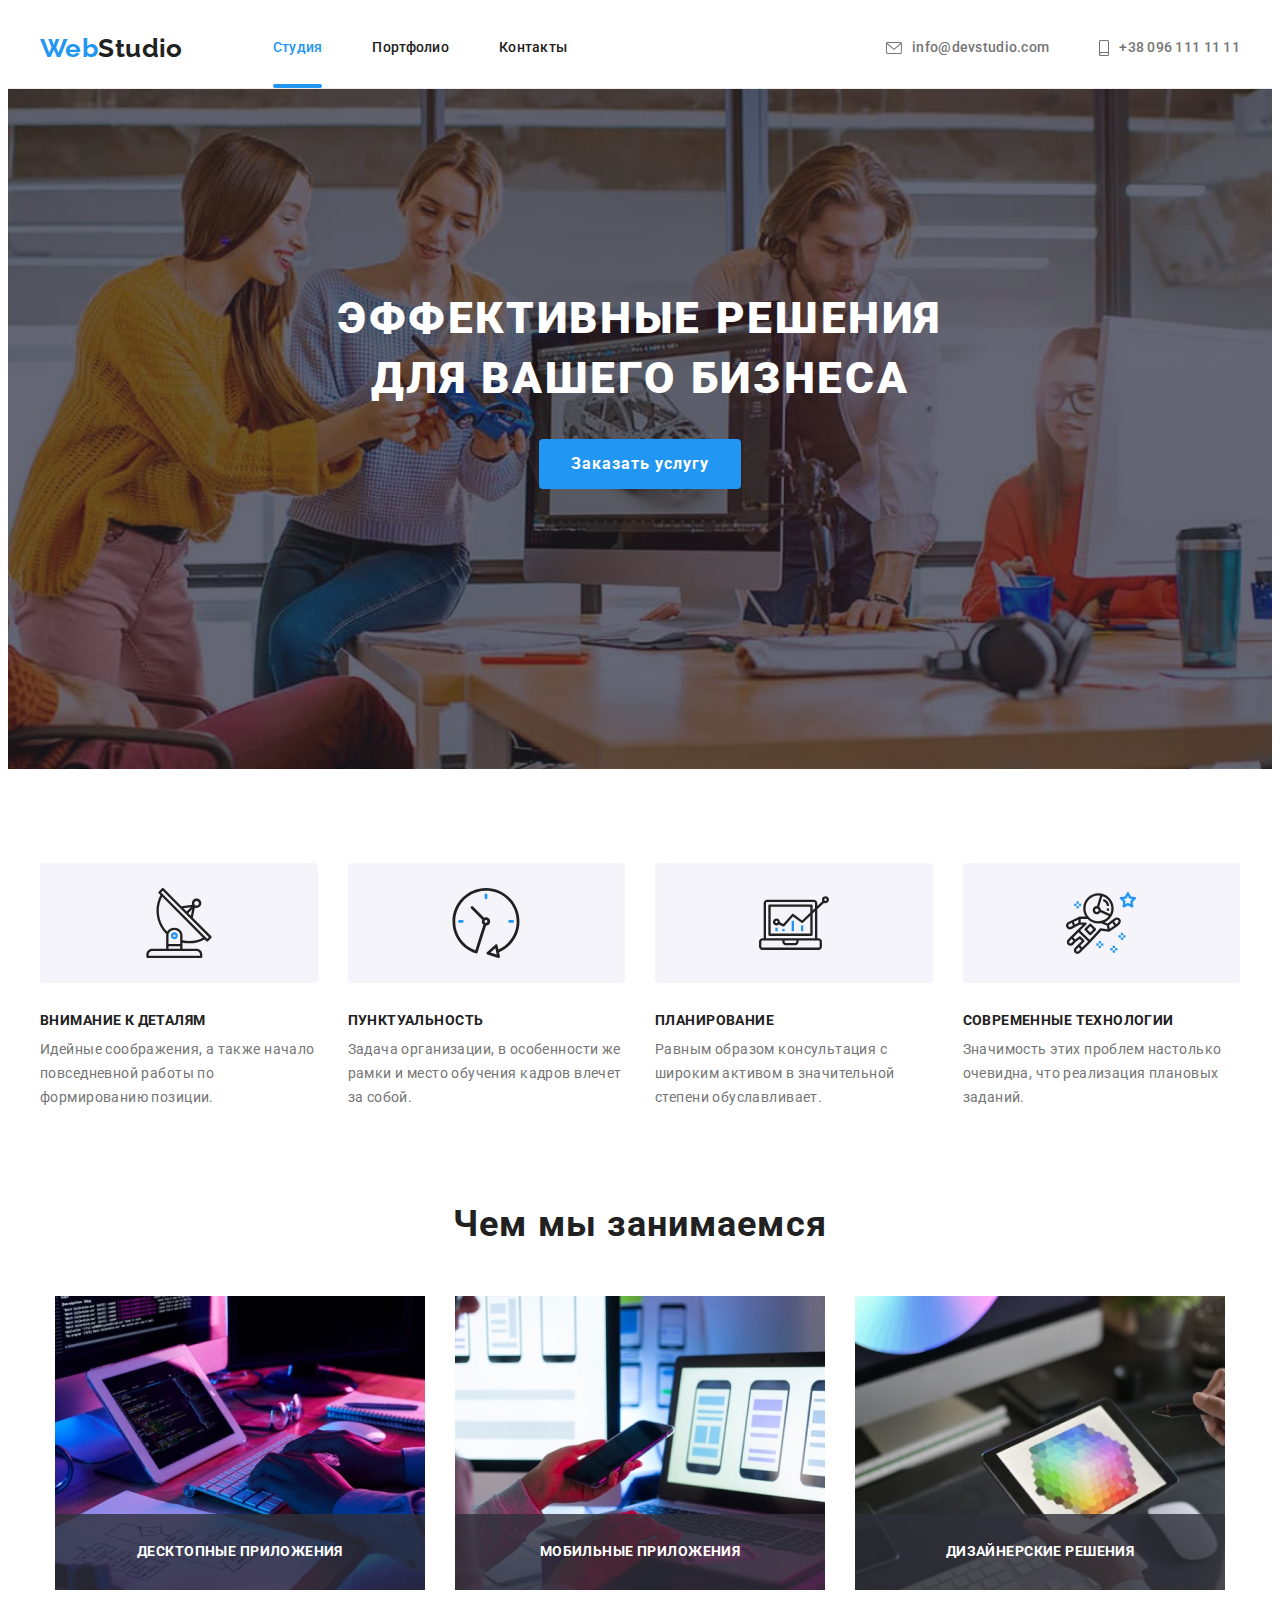
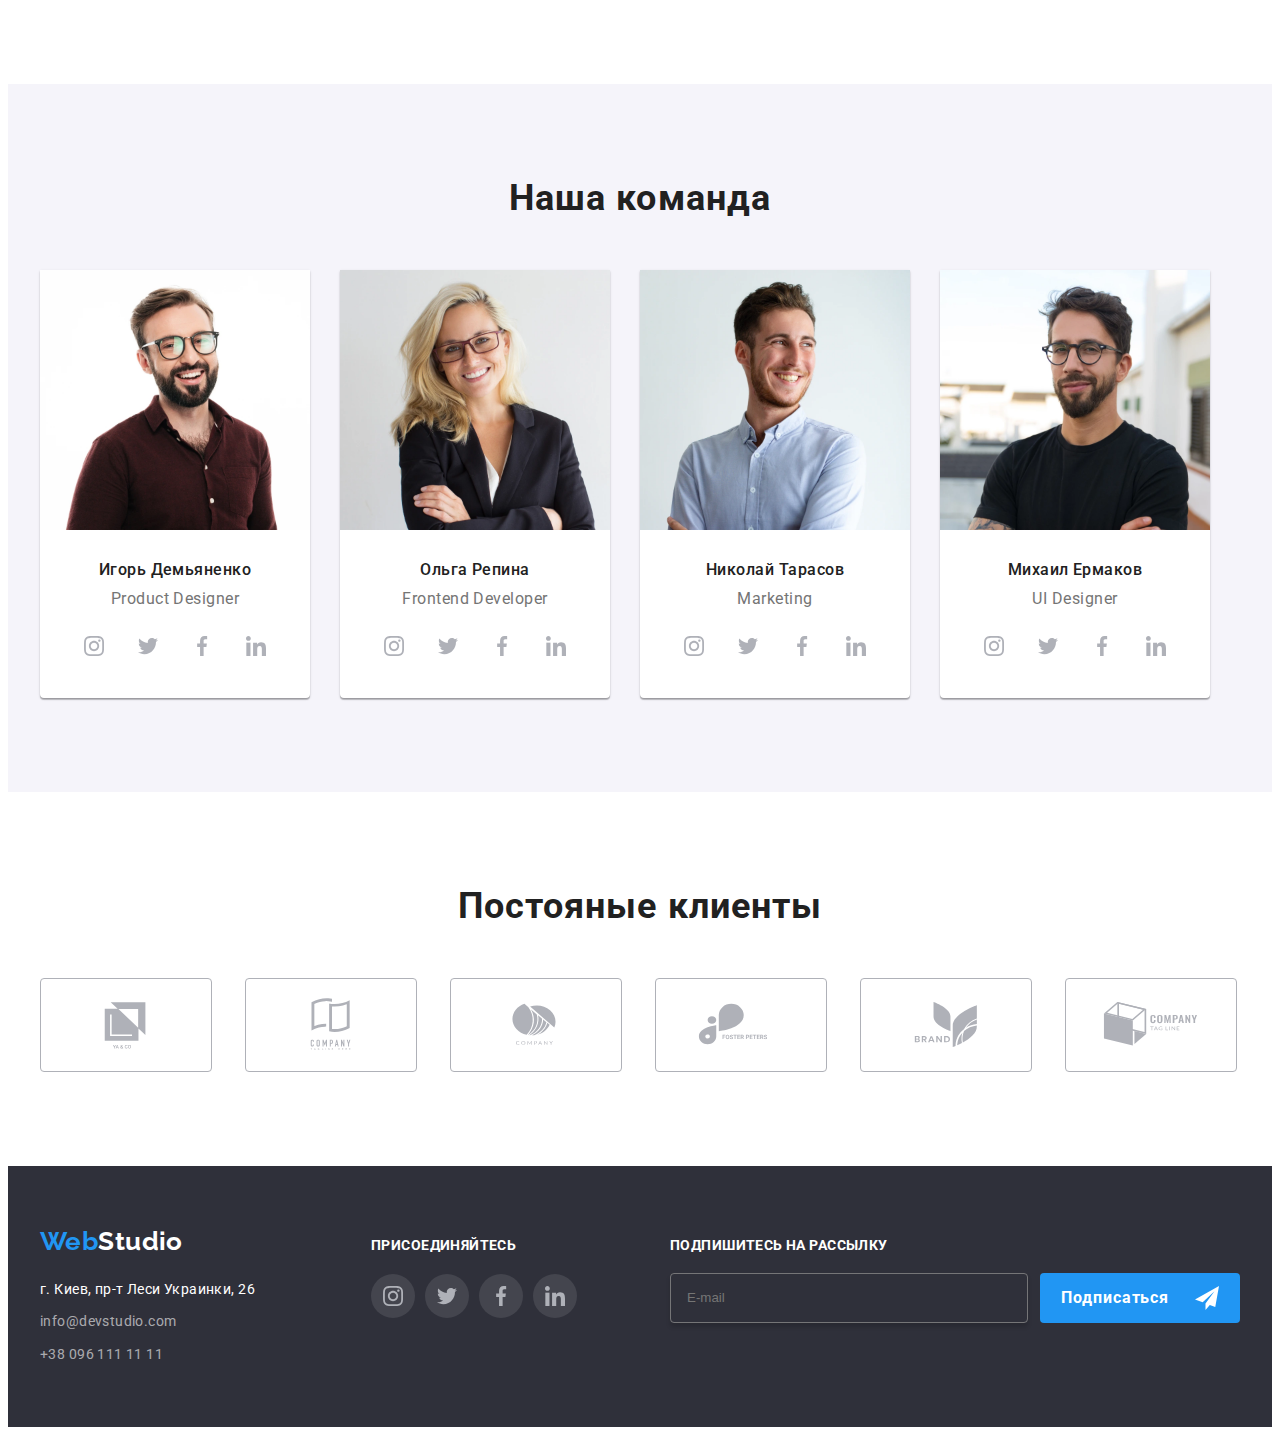
<file: index.html>
<!DOCTYPE html>
<html lang="ru">

<head>
	<link rel="preconnect" href="https://fonts.googleapis.com" />
	<link rel="preconnect" href="https://fonts.gstatic.com" crossorigin />
	<link href="https://fonts.googleapis.com/css2?family=Raleway:wght@700&family=Roboto:wght@400;500;700;900&display=swap"
		rel="stylesheet" />
	<meta charset="UTF-8" />
	<meta http-equiv="X-UA-Compatible" content="IE=edge" />
	<meta name="viewport" content="width=device-width, initial-scale=1.0" />
	<link rel="stylesheet" href="https://cdnjs.cloudflare.com/ajax/libs/modern-normalize/1.1.0/modern-normalize.min.css"
		integrity="sha512-wpPYUAdjBVSE4KJnH1VR1HeZfpl1ub8YT/NKx4PuQ5NmX2tKuGu6U/JRp5y+Y8XG2tV+wKQpNHVUX03MfMFn9Q=="
		crossorigin="anonymous" referrerpolicy="no-referrer" />
	<title>WebStudio</title>
	<link rel="stylesheet" href="./css/main.min.css">
</head>

<body>

	<header class="header">
		<div class="container header__container">
			<nav class="header__nav nav">
				<a class="logo" href="./index.html" lang="en"><span class="logo__accent">Web</span>Studio</a>
				<ul class="nav__list ">
					<li class="nav__item"><a href="./index.html" class="nav__link  nav__link--current">Студия</a></li>
					<li class="nav__item"><a href="./portfolio.html" class="nav__link ">Портфолио</a></li>
					<li class="nav__item"><a href="" class="nav__link ">Контакты</a></li>
				</ul>
			</nav>
			<ul class="header__contact-list contact-list ">
				<li class="contact-list__item">

					<a href="mailto:info@devstudio.com" class="contact-list__link ">
						<svg class="link__icon link__icon-contact link__icon-contact-envelope">
							<use href="./img/SVG/symbol-defs.svg#icon-envelope"></use>
						</svg>
						info@devstudio.com</a>

				</li>
				<li class="contact-list__item">

					<a href="tel:+380961111111" class="contact-list__link ">
						<svg class="link__icon link__icon-contact link__icon-contact-smartphone">
							<use href="./img/SVG/symbol-defs.svg#icon-smartphone"></use>
						</svg>
						+38 096 111 11 11</a>


				</li>
			</ul>
			<div class="mobile">
				<button type="button" class="mobile_menu-button " lang="en" data-menu-button aria-expanded="false"
					aria-controls="mobile-menu" id="mobile-menu">
					<svg class="mobile_menu-icon " width="24" height="24" aria-label="burger menu switcher">
						<use class="mobile_menu-open" href="./img/SVG/symbol-defs.svg#icon-burger-menu-open">
						</use>
						<use class="mobile_menu-close" href="./img/SVG/symbol-defs.svg#icon-burger-menu-close"></use>
					</svg>
				</button>
			</div>
			<div class="mobile__menu" data-menu>
				<nav class="mobile__nav ">
					<ul class="mobile__nav-list ">
						<li class="mobile__nav-item"><a href="./index.html"
								class="mobile__nav-link  mobile__nav-link--current">Студия</a></li>
						<li class="mobile__nav-item"><a href="./portfolio.html" class="mobile__nav-link ">Портфолио</a></li>
						<li class="mobile__nav-item"><a href="" class="mobile__nav-link ">Контакты</a></li>
					</ul>
				</nav>
				<ul class="mobile__contact ">

					<li class="mobile__contact-item">
						<a href="tel:+380961111111" class="mobile__contact-link mobile__contact-link--mobile-number ">
							+38 096 111 11 11</a>
					</li>

					<li class="mobile__contact-item">
						<a href="mailto:info@devstudio.com" class="mobile__contact-link ">
							info@devstudio.com</a>
					</li>

				</ul>
				<ul class="mobile__social">
					<li class="mobile__social-item"><a class="mobile__social-link" href="#!">Instagram</a></li>
					<li class="mobile__social-item"><a class="mobile__social-link" href="#!">Twitter</a></li>
					<li class="mobile__social-item"><a class="mobile__social-link" href="#!">Facebook</a></li>
					<li class="mobile__social-item"><a class="mobile__social-link" href="#!">LinkedIn</a></li>
				</ul>
			</div>
		</div>
	</header>

	<main>
		<section>
			<div class="hero__container">
				<div class="hero">
					<h1 class="hero__title">Эффективные решения
						для вашего бизнеса</h1>
					<button type="button" class="hero__button" data-modal-open>Заказать услугу</button>
				</div>
			</div>
		</section>
		<section class="section">
			<div class="container">
				<h2 class="section__title visually-hidden">Наши преимущества</h2>
				<ul class=" advantages">
					<li class="advantages__item">
						<div class="advantages__icon-container">
							<svg class=" advantages__icon">
								<use href="./img/SVG/symbol-defs.svg#icon-antenna-1"></use>
							</svg>
						</div>
						<h3 class="advantages__title">Внимание к деталям</h3>
						<p class="advantages__text">
							Идейные соображения, а также начало повседневной работы по формированию позиции.
						</p>
					</li>
					<li class="advantages__item">
						<div class="advantages__icon-container">
							<svg class="advantages__icon">
								<use href="./img/SVG/symbol-defs.svg#icon-clock-1"></use>
							</svg>
						</div>
						<h3 class="advantages__title">Пунктуальность</h3>
						<p class="advantages__text">
							Задача организации, в особенности же рамки и место обучения кадров влечет за собой.
						</p>
					</li>
					<li class="advantages__item">
						<div class="advantages__icon-container">
							<svg class="advantages__icon">
								<use href="./img/SVG/symbol-defs.svg#icon-diagram-1"></use>
							</svg>
						</div>
						<h3 class="advantages__title">Планирование</h3>
						<p class="advantages__text">
							Равным образом консультация с широким активом в значительной степени обуславливает.
						</p>
					</li>
					<li class="advantages__item">
						<div class="advantages__icon-container">
							<svg class="advantages__icon">
								<use href="./img/SVG/symbol-defs.svg#icon-astronaut-1"></use>
							</svg>
						</div>
						<h3 class="advantages__title">Современные технологии</h3>
						<p class="advantages__text">
							Значимость этих проблем настолько очевидна, что реализация плановых заданий.
						</p>
					</li>
				</ul>
			</div>
		</section>
		<section class="section section--no-padding-top">
			<div class="container">
				<h2 class="section__title">Чем мы занимаемся</h2>
				<ul class="ocupation ">
					<li class="ocupation__item">
						<a href="#!" class="ocupation__link"><img
								src="./img/ocupation/progressive-jpeg/img1/img1-lap_370x294-progressive.jpeg"
								alt="Работает за компютером" width="370" /></a>
						<p class="ocupation__text">Десктопные приложения</p>
					</li>
					<li class="ocupation__item">
						<a href="#!" class="ocupation__link"><img
								src="./img/ocupation/progressive-jpeg/img2/img2-lap_370x294-progressive.jpeg"
								alt="Выбирает дизайн мобильного приложения" width="370" /></a>
						<p class="ocupation__text">Мобильные приложения</p>
					</li>
					<li class="ocupation__item">
						<a href="#!" class="ocupation__link"><img
								src="./img/ocupation/progressive-jpeg/img3/img3-lap_370x294-progressive.jpeg"
								alt="Выбирает цвет в палитре" width="370" /></a>
						<p class="ocupation__text">Дизайнерские решения</p>
					</li>
				</ul>
			</div>
		</section>
		<section class="section section--other-background-color">
			<div class="container ">
				<h2 class="section__title">Наша команда</h2>
				<ul class="team">
					<li class="team__item">
						<picture>

							<source
								srcset="./img/team/ihor/webp/ihor-lap_270x260.webp 1x, ./img/team/ihor/webp/ihor-lap_540x520@2x.webp 2x"
								media="(min-width:1199.99px)" type="image/webp">

							<source
								srcset="./img/team/ihor/webp/ihor-tab_354x374.webp 1x, ./img/team/ihor/webp/ihor-tab_708x748@2x.webp 2x"
								media="(min-width:767.99px)" type="image/webp">

							<source
								srcset="./img/team/ihor/webp/ihor-mob_450x460.webp 1x, ./img/team/ihor/webp/ihor-mob_900x920@2x.webp 2x"
								media="(max-width:767.99px)" type="image/webp">

							<source
								srcset="./img/team/ihor/progressive-jpeg/ihor-lap_270x260-progressive.jpeg 1x, ./img/team/ihor/progressive-jpeg/ihor-lap_540x520@2x-progressive.jpeg 2x"
								media="(min-width:1199.99px)">

							<source
								srcset="./img/team/ihor/progressive-jpeg/ihor-tab_354x374-progressive.jpeg 1x, ./img/team/ihor/progressive-jpeg/ihor-tab_708x748@2x-progressive.jpeg 2x"
								media="(min-width:767.99px)">

							<source
								srcset="./img/team/ihor/progressive-jpeg/ihor-mob_450x460-progressive.jpeg 1x, ./img/team/ihor/progressive-jpeg/ihor-mob_900x920@2x-progressive.jpeg 2x"
								media="(max-width:767.99px)">

							<img src="./img/team/ihor/progressive-jpeg/ihor-mob_450x460-progressive.jpeg"
								alt="Фото Игоря Демьяненко" />
						</picture>
						<div class="team__container">
							<h3 class="team__title">Игорь Демьяненко</h3>
							<p class="team__text">Product Designer</p>
							<ul class="social">
								<li class="social__item">
									<a href="#!" class="social__link">
										<svg class="icon icon-social-links" width=" 20" height="20">
											<use href="./img/SVG/symbol-defs.svg#icon-instagram-1"></use>
										</svg>
									</a>
								</li>
								<li class="social__item">
									<a href="#!" class="social__link">
										<svg class="icon icon-social-links" width=" 20" height="20">
											<use href="./img/SVG/symbol-defs.svg#icon-twitter-1"></use>
										</svg>
									</a>
								</li>
								<li class="social__item">
									<a href="#!" class="social__link">
										<svg class="icon icon-social-links" width=" 20" height="20">
											<use href="./img/SVG/symbol-defs.svg#icon-facebook-1"></use>
										</svg>
									</a>
								</li>
								<li class="social__item">
									<a href="#!" class="social__link">
										<svg class="icon icon-social-links" width=" 20" height="20">
											<use href="./img/SVG/symbol-defs.svg#icon-linkedin-1"></use>
										</svg>
									</a>
								</li>
							</ul>
						</div>
					</li>
					<li class="team__item">
						<picture>

							<source
								srcset="./img/team/olga/webp/olga-lap_270x260.webp 1x, ./img/team/olga/webp/olga-lap_540x520@2x.webp 2x"
								media="(min-width:1199.99px)" type="image/webp">

							<source
								srcset="./img/team/olga/webp/olga-tab_354x374.webp 1x, ./img/team/olga/webp/olga-tab_708x748@2x.webp 2x"
								media="(min-width:767.99px)" type="image/webp">

							<source
								srcset="./img/team/olga/webp/olga-mob_450x460.webp 1x, ./img/team/olga/webp/olga-mob_900x920@2x.webp 2x"
								media="(max-width:767.99px)" type="image/webp">

							<source
								srcset="./img/team/olga/progressive-jpeg/olga-lap_270x260-progressive.jpeg 1x, ./img/team/olga/progressive-jpeg/olga-lap_540x520@2x-progressive.jpeg 2x"
								media="(min-width:1199.99px)">

							<source
								srcset="./img/team/olga/progressive-jpeg/olga-tab_354x374-progressive.jpeg 1x, ./img/team/olga/progressive-jpeg/olga-tab_708x748@2x-progressive.jpeg 2x"
								media="(min-width:767.99px)">

							<source
								srcset="./img/team/olga/progressive-jpeg/olga-mob_450x460-progressive.jpeg 1x, ./img/team/olga/progressive-jpeg/olga-mob_900x920@2x-progressive.jpeg 2x"
								media="(max-width:767.99px)">

							<img src="./img/team/olga/progressive-jpeg/olga-lap_270x260-progressive.jpeg" alt="Фото Ольги Репиной" />

						</picture>

						<div class="team__container">
							<h3 class="team__title">Ольга Репина</h3>
							<p class="team__text">Frontend Developer</p>
							<ul class="social">
								<li class="social__item">
									<a href="#!" class="social__link">
										<svg class="icon icon-social-links" width=" 20" height="20">
											<use href="./img/SVG/symbol-defs.svg#icon-instagram-1"></use>
										</svg>
									</a>
								</li>
								<li class="social__item">
									<a href="#!" class="social__link">
										<svg class="icon icon-social-links" width=" 20" height="20">
											<use href="./img/SVG/symbol-defs.svg#icon-twitter-1"></use>
										</svg>
									</a>
								</li>
								<li class="social__item">
									<a href="#!" class="social__link">
										<svg class="icon icon-social-links" width=" 20" height="20">
											<use href="./img/SVG/symbol-defs.svg#icon-facebook-1"></use>
										</svg>
									</a>
								</li>
								<li class="social__item">
									<a href="#!" class="social__link">
										<svg class="icon icon-social-links" width=" 20" height="20">
											<use href="./img/SVG/symbol-defs.svg#icon-linkedin-1"></use>
										</svg>
									</a>
								</li>
							</ul>
						</div>
					</li>
					<li class="team__item">

						<picture>

							<source
								srcset="./img/team/nikolay/webp/nikolay-lap_270x260.webp 1x, ./img/team/nikolay/webp/nikolay-lap_540x520@2x.webp 2x"
								media="(min-width:1199.99px)" type="image/webp">

							<source
								srcset="./img/team/nikolay/webp/nikolay-tab_354x374.webp 1x, ./img/team/nikolay/webp/nikolay-tab_708x748@2x.webp 2x"
								media="(min-width:767.99px)" type="image/webp">

							<source
								srcset="./img/team/nikolay/webp/nikolay-mob_450x460.webp 1x, ./img/team/nikolay/webp/nikolay-mob_900x920@2x.webp 2x"
								media="(max-width:767.99px)" type="image/webp">

							<source
								srcset="./img/team/nikolay/progressive-jpeg/nikolay-lap_270x260-progressive.jpeg 1x, ./img/team/nikolay/progressive-jpeg/nikolay-lap_540x520@2x-progressive.jpeg 2x"
								media="(min-width:1199.99px)">

							<source
								srcset="./img/team/nikolay/progressive-jpeg/nikolay-tab_354x374-progressive.jpeg 1x, ./img/team/nikolay/progressive-jpeg/nikolay-tab_708x748@2x-progressive.jpeg 2x"
								media="(min-width:767.99px)">

							<source
								srcset="./img/team/nikolay/progressive-jpeg/nikolay-mob_450x460-progressive.jpeg 1x, ./img/team/nikolay/progressive-jpeg/nikolay-mob_900x920@2x-progressive.jpeg 2x"
								media="(max-width:767.99px)">

							<img src="./img/team/nikolay/progressive-jpeg/nikolay-lap_270x260-progressive.jpeg"
								alt="Фото Николая Тарасова" />

						</picture>

						<div class="team__container">
							<h3 class="team__title">Николай Тарасов</h3>
							<p class="team__text">Marketing</p>
							<ul class="social">
								<li class="social__item">
									<a href="#!" class="social__link">
										<svg class="icon icon-social-links" width=" 20" height="20">
											<use href="./img/SVG/symbol-defs.svg#icon-instagram-1"></use>
										</svg>
									</a>
								</li>
								<li class="social__item">
									<a href="#!" class="social__link">
										<svg class="icon icon-social-links" width=" 20" height="20">
											<use href="./img/SVG/symbol-defs.svg#icon-twitter-1"></use>
										</svg>
									</a>
								</li>
								<li class="social__item">
									<a href="#!" class="social__link">
										<svg class="icon icon-social-links" width=" 20" height="20">
											<use href="./img/SVG/symbol-defs.svg#icon-facebook-1"></use>
										</svg>
									</a>
								</li>
								<li class="social__item">
									<a href="#!" class="social__link">
										<svg class="icon icon-social-links" width=" 20" height="20">
											<use href="./img/SVG/symbol-defs.svg#icon-linkedin-1"></use>
										</svg>
									</a>
								</li>
							</ul>
						</div>
					</li>
					<li class="team__item">
						<picture>

							<source
								srcset="./img/team/mihail/webp/mihail-lap_270x260.webp 1x, ./img/team/mihail/webp/mihail-lap_540x520@2x.webp 2x"
								media="(min-width:1199.99px)" type="image/webp">

							<source
								srcset="./img/team/mihail/webp/mihail-tab_354x374.webp 1x, ./img/team/mihail/webp/mihail-tab_708x748@2x.webp 2x"
								media="(min-width:767.99px)" type="image/webp">

							<source
								srcset="./img/team/mihail/webp/mihail-mob_450x460.webp 1x, ./img/team/mihail/webp/mihail-mob_900x920@2x.webp 2x"
								media="(max-width:767.99px)" type="image/webp">

							<source
								srcset="./img/team/mihail/progressive-jpeg/mihail-lap_270x260-progressive.jpeg 1x, ./img/team/mihail/progressive-jpeg/mihail-lap_540x520@2x-progressive.jpeg 2x"
								media="(min-width:1199.99px)">

							<source
								srcset="./img/team/mihail/progressive-jpeg/mihail-tab_354x374-progressive.jpeg 1x, ./img/team/mihail/progressive-jpeg/mihail-tab_708x748@2x-progressive.jpeg 2x"
								media="(min-width:767.99px)">

							<source
								srcset="./img/team/mihail/progressive-jpeg/mihail-mob_450x460-progressive.jpeg 1x, ./img/team/mihail/progressive-jpeg/mihail-mob_900x920@2x-progressive.jpeg 2x"
								media="(max-width:767.99px)">

							<img src="./img/team/mihail/progressive-jpeg/mihail-lap_270x260-progressive.jpeg"
								alt="Фото Михаила Ермакова" />

						</picture>

						<div class="team__container">
							<h3 class="team__title">Михаил Ермаков</h3>
							<p class="team__text">UI Designer</p>
							<ul class="social">
								<li class="social__item">
									<a href="#!" class="social__link">
										<svg class="icon icon-social-links" width=" 20" height="20">
											<use href="./img/SVG/symbol-defs.svg#icon-instagram-1"></use>
										</svg>
									</a>
								</li>
								<li class="social__item">
									<a href="#!" class="social__link">
										<svg class="icon icon-social-links" width=" 20" height="20">
											<use href="./img/SVG/symbol-defs.svg#icon-twitter-1"></use>
										</svg>
									</a>
								</li>
								<li class="social__item">
									<a href="#!" class="social__link">
										<svg class="icon icon-social-links" width=" 20" height="20">
											<use href="./img/SVG/symbol-defs.svg#icon-facebook-1"></use>
										</svg>
									</a>
								</li>
								<li class="social__item">
									<a href="#!" class="social__link">
										<svg class="icon icon-social-links" width=" 20" height="20">
											<use href="./img/SVG/symbol-defs.svg#icon-linkedin-1"></use>
										</svg>
									</a>
								</li>
							</ul>
						</div>
					</li>
				</ul>
			</div>
		</section>
		<section class="section ">
			<div class="container">
				<h2 class="section__title">Постояные клиенты</h2>
				<ul class="clients">
					<li class="clients__item">
						<a href="#!" class="clients__link">
							<svg class="clients__icon">
								<use href="./img/SVG/symbol-defs.svg#icon-Logo1"></use>
							</svg>
						</a>
					</li>
					<li class="clients__item">
						<a href="#!" class="clients__link">
							<svg class="clients__icon">
								<use href="./img/SVG/symbol-defs.svg#icon-Logo2"></use>
							</svg>
						</a>
					</li>
					<li class="clients__item">
						<a href="#!" class="clients__link">
							<svg class="clients__icon">
								<use href="./img/SVG/symbol-defs.svg#icon-Logo3"></use>
							</svg>
						</a>
					</li>
					<li class="clients__item">
						<a href="#!" class="clients__link">
							<svg class="clients__icon">
								<use href="./img/SVG/symbol-defs.svg#icon-Logo4"></use>
							</svg>
						</a>
					</li>
					<li class="clients__item">
						<a href="#!" class="clients__link">
							<svg class="clients__icon">
								<use href="./img/SVG/symbol-defs.svg#icon-Logo5"></use>
							</svg>
						</a>
					</li>
					<li class="clients__item">
						<a href="#!" class="clients__link">
							<svg class="clients__icon">
								<use href="./img/SVG/symbol-defs.svg#icon-Logo6"></use>
							</svg>
						</a>
					</li>
				</ul>
			</div>
		</section>
	</main>

	<footer class="footer">
		<div class="container footer__container">
			<div class="footer__contacts">
				<a class="logo" href="./index.html" lang="en"><span class="logo__accent">Web</span>Studio</a>
				<address class="footer__address address">
					<ul class="address__list ">
						<li class="address__item">
							<a href="https://goo.gl/maps/FFWDa3F11SiFwjZ78" target="blank" rel="noopener nofollow"
								class=" address__link address__link--white">г. Киев, пр-т Леси Украинки, 26</a>
						</li>
						<li class="address__item">
							<a href="mailto:info@devstudio.com" class=" address__link">info@devstudio.com</a>
						</li>
						<li class="address__item">
							<a href="tel:+380961111111" class=" address__link">+38 096 111 11 11</a>
						</li>
					</ul>
				</address>
			</div>
			<div class="footer__join join">
				<h2 class="join__title">Присоединяйтесь</h2>
				<ul class="join__list">
					<li class="join__list-item ">
						<a href="#!" class="social__link">
							<svg class="icon icon-social-links" width=" 20" height="20">
								<use href="./img/SVG/symbol-defs.svg#icon-instagram-1"></use>
							</svg>
						</a>
					</li>
					<li class="join__list-item ">
						<a href="#!" class="social__link">
							<svg class="icon icon-social-links" width=" 20" height="20">
								<use href="./img/SVG/symbol-defs.svg#icon-twitter-1"></use>
							</svg>
						</a>
					</li>
					<li class="join__list-item ">
						<a href="#!" class="social__link">
							<svg class="icon icon-social-links" width=" 20" height="20">
								<use href="./img/SVG/symbol-defs.svg#icon-facebook-1"></use>
							</svg>
						</a>
					</li>
					<li class="join__list-item ">
						<a href="#!" class="social__link">
							<svg class="icon icon-social-links" width=" 20" height="20">
								<use href="./img/SVG/symbol-defs.svg#icon-linkedin-1"></use>
							</svg>
						</a>
					</li>
				</ul>
			</div>
			<div class="footer__subscribe subscribe">
				<h4 class="subscribe__text">Подпишитесь на рассылку</h4>
				<form class="subscribe__form">
					<label class="subscribe__label">
						<input type="email" class="subscribe__input" name="email" placeholder="E-mail">

					</label>
					<button type="submit" class="subscribe__button"><span>Подписаться</span>
						<svg class="subscribe__button-icon" width=" 24" height="24">
							<use href="./img/SVG/symbol-defs.svg#icon-icon-send"></use>
						</svg>
					</button>
				</form>
			</div>
		</div>
	</footer>

	<div class="backdrop is-hidden" data-modal>
		<div class="modal">
			<button type="button" class="modal__button" data-modal-close>
				<svg class="modal__close" width="30" height="30">
					<use href="./img/SVG/symbol-defs.svg#icon-close-modal">
					</use>
				</svg>
			</button>
			<form class="modal__form">
				<h4 class="modal__title">Оставьте свои данные, мы вам перезвоним</h4>
				<ul class="modal__list">
					<li class="modal__item">
						<label class="modal__label">
							Имя
							<input type="text" class="modal__input" name="name">
							<svg class="modal__button-icon" width="18" height="18">
								<use href="./img/SVG/symbol-defs.svg#icon-person"></use>
							</svg>
						</label>
					</li>
					<li class="modal__item">
						<label class="modal__label">
							Телефон
							<input type="tel" class="modal__input" name="phone">
							<svg class="modal__button-icon" width="18" height="18">
								<use href="./img/SVG/symbol-defs.svg#icon-phone"></use>
							</svg>
						</label>
					</li>
					<li class="modal__item">
						<label class="modal__label">
							Почта
							<input type="email" class="modal__input " name="email">
							<svg class="modal__button-icon" width="18" height="18">
								<use href="./img/SVG/symbol-defs.svg#icon-email"></use>
							</svg>
						</label>
					</li>
					<li class="modal__item">
						<label class="modal__label">
							Комментарий
							<textarea class="modal__textarea" name="comment" cols="30" rows="10"
								placeholder="Введите текст"></textarea>
						</label>
					</li>
				</ul>
				<label class="modal__label-checkbox">
					<span class="checkbox_span">Соглашаюсь с рассылкой и принимаю <a
							href="https://docs.emmet.io/cheatsheet-a5.pdf" target="blank" rel="noopener nofollow"
							class="modal__link">Условия
							договора</a></span>
					<input type="checkbox" class="modal__checkbox">
					<span class="checkbox_icon">
					</span>
				</label>
				<div class="modal__submit-wrapper"><input class="modal__submit" type="submit" value="Отправить"></div>
			</form>
		</div>
	</div>

	<script src="./js/modal.js"></script>

	<script src="./js/burger-menu.js"></script>

</body>

</html>
</file>
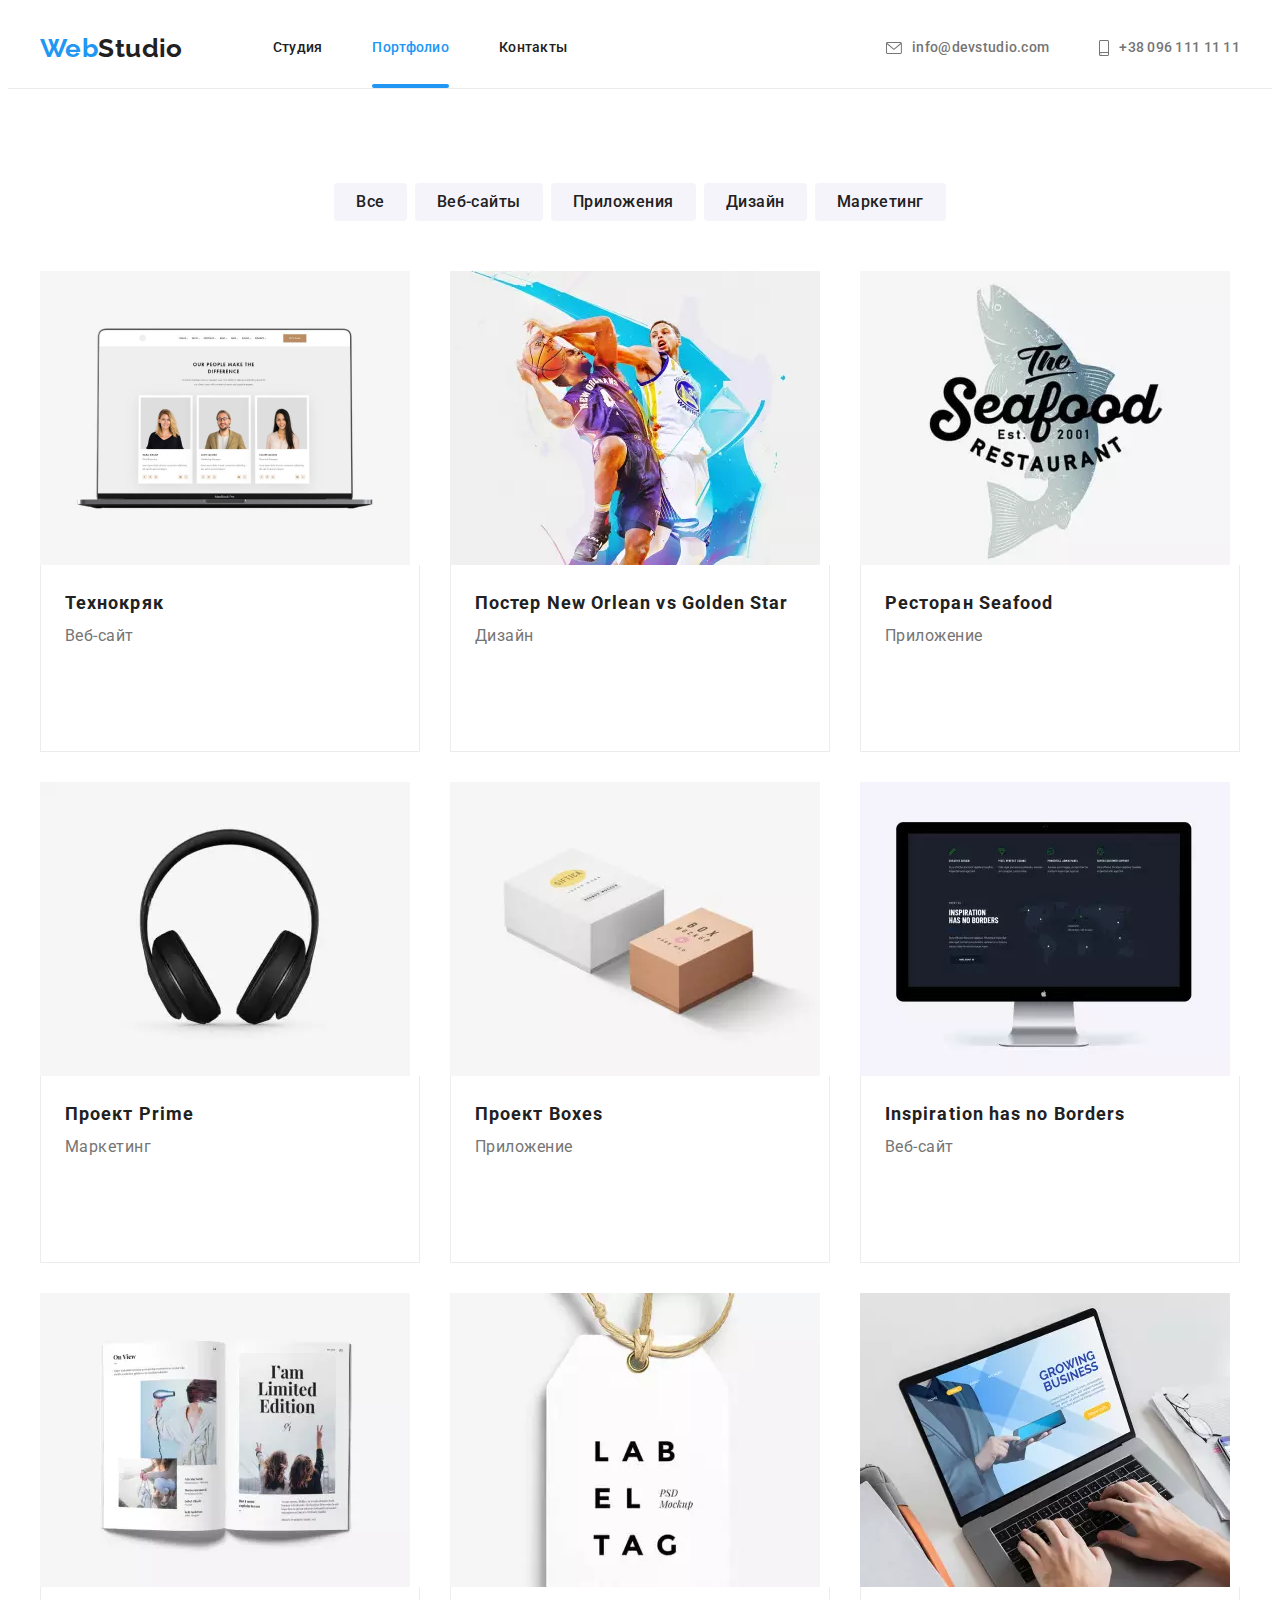
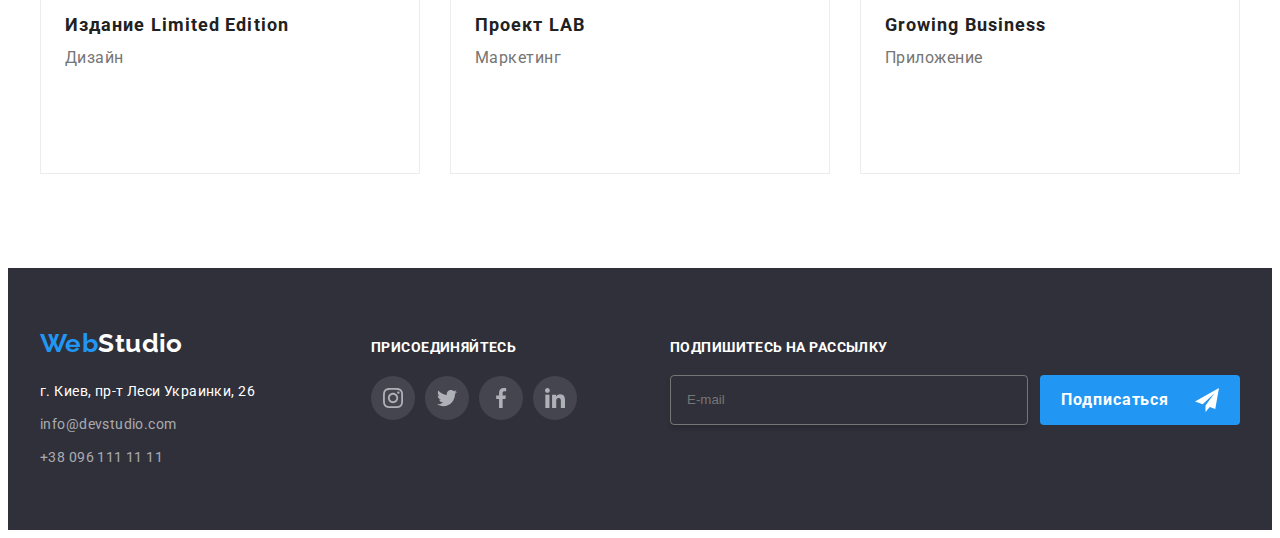
<file: portfolio.html>
<!DOCTYPE html>
<html lang="ru">

<head>
	<link rel="preconnect" href="https://fonts.googleapis.com" />
	<link rel="preconnect" href="https://fonts.gstatic.com" crossorigin />
	<link href="https://fonts.googleapis.com/css2?family=Raleway:wght@700&family=Roboto:wght@400;500;700;900&display=swap"
		rel="stylesheet" />
	<meta charset="UTF-8" />
	<meta http-equiv="X-UA-Compatible" content="IE=edge" />
	<meta name="viewport" content="width=device-width, initial-scale=1.0" />
	<link rel="stylesheet" href="https://cdnjs.cloudflare.com/ajax/libs/modern-normalize/1.1.0/modern-normalize.min.css"
		integrity="sha512-wpPYUAdjBVSE4KJnH1VR1HeZfpl1ub8YT/NKx4PuQ5NmX2tKuGu6U/JRp5y+Y8XG2tV+wKQpNHVUX03MfMFn9Q=="
		crossorigin="anonymous" referrerpolicy="no-referrer" />
	<title>WebStudio</title>
	<link rel="stylesheet" href="./css/main.min.css">

</head>

<body>
	<header class="header">
		<div class="container header__container">
			<nav class="header__nav nav">
				<a class="logo" href="./index.html" lang="en"><span class="logo__accent">Web</span>Studio</a>
				<ul class="nav__list ">
					<li class="nav__item"><a href="./index.html" class="nav__link  ">Студия</a></li>
					<li class="nav__item"><a href="./portfolio.html" class="nav__link  nav__link--current">Портфолио</a></li>
					<li class="nav__item"><a href="" class="nav__link ">Контакты</a></li>
				</ul>
			</nav>
			<ul class="header__contact-list contact-list ">
				<li class="contact-list__item">

					<a href="mailto:info@devstudio.com" class="contact-list__link ">
						<svg class="link__icon link__icon-contact link__icon-contact-envelope">
							<use href="./img/SVG/symbol-defs.svg#icon-envelope"></use>
						</svg>
						info@devstudio.com</a>

				</li>
				<li class="contact-list__item">

					<a href="tel:+380961111111" class="contact-list__link ">
						<svg class="link__icon link__icon-contact link__icon-contact-smartphone">
							<use href="./img/SVG/symbol-defs.svg#icon-smartphone"></use>
						</svg>
						+38 096 111 11 11</a>


				</li>
			</ul>
			<div class="mobile">
				<button type="button" class="mobile_menu-button " lang="en" data-menu-button aria-expanded="false"
					aria-controls="mobile-menu">
					<svg class="mobile_menu-icon " width="24" height="24" aria-label="burger menu switcher">
						<use class="mobile_menu-open" href="./img/SVG/symbol-defs.svg#icon-burger-menu-open">
						</use>
						<use class="mobile_menu-close" href="./img/SVG/symbol-defs.svg#icon-burger-menu-close"></use>
					</svg>
				</button>
			</div>
			<div class="mobile__menu" data-menu id="mobile-menu">
				<nav class="mobile__nav ">
					<ul class="mobile__nav-list ">
						<li class="mobile__nav-item"><a href="./index.html" class="mobile__nav-link  ">Студия</a>
						</li>
						<li class="mobile__nav-item"><a href="./portfolio.html"
								class="mobile__nav-link mobile__nav-link--current">Портфолио</a></li>
						<li class="mobile__nav-item"><a href="" class="mobile__nav-link ">Контакты</a></li>
					</ul>
				</nav>
				<ul class="mobile__contact ">

					<li class="mobile__contact-item">
						<a href="tel:+380961111111" class="mobile__contact-link mobile__contact-link--mobile-number ">
							+38 096 111 11 11</a>
					</li>

					<li class="mobile__contact-item">
						<a href="mailto:info@devstudio.com" class="mobile__contact-link ">
							info@devstudio.com</a>
					</li>

				</ul>
				<ul class="mobile__social">
					<li class="mobile__social-item"><a class="mobile__social-link" href="#!">Instagram</a></li>
					<li class="mobile__social-item"><a class="mobile__social-link" href="#!">Twitter</a></li>
					<li class="mobile__social-item"><a class="mobile__social-link" href="#!">Facebook</a></li>
					<li class="mobile__social-item"><a class="mobile__social-link" href="#!">LinkedIn</a></li>
				</ul>
			</div>
		</div>
	</header>
	<main class="main">
		<section class="section ">
			<div class="container">
				<h1 class="section__title visually-hidden">Проекты</h1>
				<ul class="filter ">
					<li class="filter__item"><button type="button" class="filter__button">Все</button></li>
					<li class="filter__item"><button type="button" class="filter__button">Веб-сайты</button></li>
					<li class="filter__item"><button type="button" class="filter__button">Приложения</button></li>
					<li class="filter__item"><button type="button" class="filter__button">Дизайн</button></li>
					<li class="filter__item"><button type="button" class="filter__button">Маркетинг</button></li>
				</ul>
				<ul class=" projects">
					<li class="projects__item">
						<a href="#!" class="projects__link">
							<div class="projects__overlay">
								<picture>
									<source
										srcset="./img/portfolio-img/img1/webp/img1-lap_370x294.webp 1x, ./img/portfolio-img/img1/webp/img1-lap_740x588@2x.webp 2x"
										media="(min-width:1199.99px)" type="image/webp">

									<source
										srcset="./img/portfolio-img/img1/webp/img1-tab_354x294.webp 1x, ./img/portfolio-img/img1/webp/img1-tab_708x588@2x.webp 2x"
										media="(min-width:767.99px)" type="image/webp">

									<source
										srcset="./img/portfolio-img/img1/webp/img1-mob_450x294.webp 1x, ./img/portfolio-img/img1/webp/img1-mob_900x588@2x.webp 2x"
										media="(max-width:767.99px)" type="image/webp">

									<source
										srcset="./img/portfolio-img/img1/progressive-jpeg/img1-lap_370x294-progressive.jpeg 1x, ./img/portfolio-img/img1/progressive-jpeg/img1-lap_740x588@2x-progressive.jpeg 2x"
										media="(min-width:1199.99px)">

									<source
										srcset="./img/portfolio-img/img1/progressive-jpeg/img1-tab_354x294-progressive.jpeg 1x, ./img/portfolio-img/img1/progressive-jpeg/img1-tab_708x588@2x-progressive.jpeg 2x"
										media="(min-width:767.99px)">

									<source
										srcset="./img/portfolio-img/img1/progressive-jpeg/img1-mob_450x294-progressive.jpeg 1x, ./img/portfolio-img/img1/progressive-jpeg/img1-mob_900x588@2x-progressive.jpeg 2x"
										media="(max-width:767.99px)">

									<img src="./img/portfolio-img/img1/webp/img1-lap_740x588@2x.webp" alt="Пример дизайна постера" />
								</picture>

								<p class="projects__overlay-text">
									Технокряк это современная площадка распространения коронавируса. Компании используют
									эту платформу для цифрового
									шпионажа и атак на защищённые сервера конкурентов.
								</p>
							</div>
							<div class="projects__container">
								<h2 class="projects__title">Технокряк</h2>
								<p class="projects__text">Веб-сайт</p>
							</div>
						</a>
					</li>
					<li class="projects__item">
						<a href="#!" class="projects__link">
							<div class="projects__overlay">
								<picture>
									<source
										srcset="./img/portfolio-img/img2/webp/img2-lap_370x294.webp 1x, ./img/portfolio-img/img2/webp/img2-lap_740x588@2x.webp 2x"
										media="(min-width:1199.99px)" type="image/webp">

									<source
										srcset="./img/portfolio-img/img2/webp/img2-tab_354x294.webp 1x, ./img/portfolio-img/img2/webp/img2-tab_708x588@2x.webp 2x"
										media="(min-width:767.99px)" type="image/webp">

									<source
										srcset="./img/portfolio-img/img2/webp/img2-mob_450x294.webp 1x, ./img/portfolio-img/img2/webp/img2-mob_900x588@2x.webp 2x"
										media="(max-width:767.99px)" type="image/webp">

									<source
										srcset="./img/portfolio-img/img2/progressive-jpeg/img2-lap_370x294-progressive.jpeg 1x, ./img/portfolio-img/img2/progressive-jpeg/img2-lap_740x588@2x-progressive.jpeg 2x"
										media="(min-width:1199.99px)">

									<source
										srcset="./img/portfolio-img/img2/progressive-jpeg/img2-tab_354x294-progressive.jpeg 1x, ./img/portfolio-img/img2/progressive-jpeg/img2-tab_708x588@2x-progressive.jpeg 2x"
										media="(min-width:767.99px)">

									<source
										srcset="./img/portfolio-img/img2/progressive-jpeg/img2-mob_450x294-progressive.jpeg 1x, ./img/portfolio-img/img2/progressive-jpeg/img2-mob_900x588@2x-progressive.jpeg 2x"
										media="(max-width:767.99px)">

									<img src="./img/portfolio-img/img2/webp/img2-lap_740x588@2x.webp" alt="Пример дизайна постера" />
								</picture>

								<p class="projects__overlay-text">
									Технокряк это современная площадка распространения коронавируса. Компании используют
									эту платформу для цифрового
									шпионажа и атак на защищённые сервера конкурентов.
								</p>
							</div>
							<div class="projects__container">
								<h2 class="projects__title">Постер New Orlean vs Golden Star</h2>
								<p class="projects__text">Дизайн</p>
							</div>
						</a>
					</li>
					<li class="projects__item">
						<a href="#!" class="projects__link">
							<div class="projects__overlay">
								<picture>
									<source
										srcset="./img/portfolio-img/img3/webp/img3-lap_370x294.webp 1x, ./img/portfolio-img/img3/webp/img3-lap_740x588@2x.webp 2x"
										media="(min-width:1199.99px)" type="image/webp">

									<source
										srcset="./img/portfolio-img/img3/webp/img3-tab_354x294.webp 1x, ./img/portfolio-img/img3/webp/img3-tab_708x588@2x.webp 2x"
										media="(min-width:767.99px)" type="image/webp">

									<source
										srcset="./img/portfolio-img/img3/webp/img3-mob_450x294.webp 1x, ./img/portfolio-img/img3/webp/img3-mob_900x588@2x.webp 2x"
										media="(max-width:767.99px)" type="image/webp">

									<source
										srcset="./img/portfolio-img/img3/progressive-jpeg/img3-lap_370x294-progressive.jpeg 1x, ./img/portfolio-img/img3/progressive-jpeg/img3-lap_740x588@2x-progressive.jpeg 2x"
										media="(min-width:1199.99px)">

									<source
										srcset="./img/portfolio-img/img3/progressive-jpeg/img3-tab_354x294-progressive.jpeg 1x, ./img/portfolio-img/img3/progressive-jpeg/img3-tab_708x588@2x-progressive.jpeg 2x"
										media="(min-width:767.99px)">

									<source
										srcset="./img/portfolio-img/img3/progressive-jpeg/img3-mob_450x294-progressive.jpeg 1x, ./img/portfolio-img/img3/progressive-jpeg/img3-mob_900x588@2x-progressive.jpeg 2x"
										media="(max-width:767.99px)">

									<img src="./img/portfolio-img/img3/webp/img3-lap_740x588@2x.webp" alt="Приложения для ресторана" />
								</picture>

								<p class="projects__overlay-text">
									Технокряк это современная площадка распространения коронавируса. Компании используют
									эту платформу для цифрового
									шпионажа и атак на защищённые сервера конкурентов.
								</p>
							</div>
							<div class="projects__container">
								<h2 class="projects__title">Ресторан Seafood</h2>
								<p class="projects__text">Приложение</p>
							</div>
						</a>
					</li>
					<li class="projects__item">
						<a href="#!" class="projects__link">
							<div class="projects__overlay">
								<picture>
									<source
										srcset="./img/portfolio-img/img4/webp/img4-lap_370x294.webp 1x, ./img/portfolio-img/img4/webp/img4-lap_740x588@2x.webp 2x"
										media="(min-width:1199.99px)" type="image/webp">

									<source
										srcset="./img/portfolio-img/img4/webp/img4-tab_354x294.webp 1x, ./img/portfolio-img/img4/webp/img4-tab_708x588@2x.webp 2x"
										media="(min-width:767.99px)" type="image/webp">

									<source
										srcset="./img/portfolio-img/img4/webp/img4-mob_450x294.webp 1x, ./img/portfolio-img/img4/webp/img4-mob_900x588@2x.webp 2x"
										media="(max-width:767.99px)" type="image/webp">

									<source
										srcset="./img/portfolio-img/img4/progressive-jpeg/img4-lap_370x294-progressive.jpeg 1x, ./img/portfolio-img/img4/progressive-jpeg/img4-lap_740x588@2x-progressive.jpeg 2x"
										media="(min-width:1199.99px)">

									<source
										srcset="./img/portfolio-img/img4/progressive-jpeg/img4-tab_354x294-progressive.jpeg 1x, ./img/portfolio-img/img4/progressive-jpeg/img4-tab_708x588@2x-progressive.jpeg 2x"
										media="(min-width:767.99px)">

									<source
										srcset="./img/portfolio-img/img4/progressive-jpeg/img4-mob_450x294-progressive.jpeg 1x, ./img/portfolio-img/img4/progressive-jpeg/img4-mob_900x588@2x-progressive.jpeg 2x"
										media="(max-width:767.99px)">

									<img src="./img/portfolio-img/img4/webp/img4-lap_740x588@2x.webp" alt="Маркетинговый проект Прайм" />
								</picture>

								<p class="projects__overlay-text">
									Технокряк это современная площадка распространения коронавируса. Компании используют
									эту платформу для цифрового
									шпионажа и атак на защищённые сервера конкурентов.
								</p>
							</div>
							<div class="projects__container">
								<h2 class="projects__title">Проект Prime</h2>
								<p class="projects__text">Маркетинг</p>
							</div>
						</a>
					</li>
					<li class="projects__item">
						<a href="#!" class="projects__link">
							<div class="projects__overlay">
								<picture>
									<source
										srcset="./img/portfolio-img/img5/webp/img5-lap_370x294.webp 1x, ./img/portfolio-img/img5/webp/img5-lap_740x588@2x.webp 2x"
										media="(min-width:1199.99px)" type="image/webp">

									<source
										srcset="./img/portfolio-img/img5/webp/img5-tab_354x294.webp 1x, ./img/portfolio-img/img5/webp/img5-tab_708x588@2x.webp 2x"
										media="(min-width:767.99px)" type="image/webp">

									<source
										srcset="./img/portfolio-img/img5/webp/img5-mob_450x294.webp 1x, ./img/portfolio-img/img5/webp/img5-mob_900x588@2x.webp 2x"
										media="(max-width:767.99px)" type="image/webp">

									<source
										srcset="./img/portfolio-img/img5/progressive-jpeg/img5-lap_370x294-progressive.jpeg 1x, ./img/portfolio-img/img5/progressive-jpeg/img5-lap_740x588@2x-progressive.jpeg 2x"
										media="(min-width:1199.99px)">

									<source
										srcset="./img/portfolio-img/img5/progressive-jpeg/img5-tab_354x294-progressive.jpeg 1x, ./img/portfolio-img/img5/progressive-jpeg/img5-tab_708x588@2x-progressive.jpeg 2x"
										media="(min-width:767.99px)">

									<source
										srcset="./img/portfolio-img/img5/progressive-jpeg/img5-mob_450x294-progressive.jpeg 1x, ./img/portfolio-img/img5/progressive-jpeg/img5-mob_900x588@2x-progressive.jpeg 2x"
										media="(max-width:767.99px)">

									<img src="./img/portfolio-img/img5/webp/img5-lap_740x588@2x.webp" alt="Приложение коробки" />
								</picture>

								<p class="projects__overlay-text">
									Технокряк это современная площадка распространения коронавируса. Компании используют
									эту платформу для цифрового
									шпионажа и атак на защищённые сервера конкурентов.
								</p>
							</div>
							<div class="projects__container">
								<h2 class="projects__title">Проект Boxes</h2>
								<p class="projects__text">Приложение</p>
							</div>
						</a>
					</li>
					<li class="projects__item">
						<a href="#!" class="projects__link">
							<div class="projects__overlay">
								<picture>
									<source
										srcset="./img/portfolio-img/img6/webp/img6-lap_370x294.webp 1x, ./img/portfolio-img/img6/webp/img6-lap_740x588@2x.webp 2x"
										media="(min-width:1199.99px)" type="image/webp">

									<source
										srcset="./img/portfolio-img/img6/webp/img6-tab_354x294.webp 1x, ./img/portfolio-img/img6/webp/img6-tab_708x588@2x.webp 2x"
										media="(min-width:767.99px)" type="image/webp">

									<source
										srcset="./img/portfolio-img/img6/webp/img6-mob_450x294.webp 1x, ./img/portfolio-img/img6/webp/img6-mob_900x588@2x.webp 2x"
										media="(max-width:767.99px)" type="image/webp">

									<source
										srcset="./img/portfolio-img/img6/progressive-jpeg/img6-lap_370x294-progressive.jpeg 1x, ./img/portfolio-img/img6/progressive-jpeg/img6-lap_740x588@2x-progressive.jpeg 2x"
										media="(min-width:1199.99px)">

									<source
										srcset="./img/portfolio-img/img6/progressive-jpeg/img6-tab_354x294-progressive.jpeg 1x, ./img/portfolio-img/img6/progressive-jpeg/img6-tab_708x588@2x-progressive.jpeg 2x"
										media="(min-width:767.99px)">

									<source
										srcset="./img/portfolio-img/img6/progressive-jpeg/img6-mob_450x294-progressive.jpeg 1x, ./img/portfolio-img/img6/progressive-jpeg/img6-mob_900x588@2x-progressive.jpeg 2x"
										media="(max-width:767.99px)">

									<img src="./img/portfolio-img/img6/webp/img6-lap_740x588@2x.webp" lang="en"
										alt=" Web-site Inspiration has no Borders" />
								</picture>

								<p class="projects__overlay-text">
									Технокряк это современная площадка распространения коронавируса. Компании используют
									эту платформу для цифрового
									шпионажа и атак на защищённые сервера конкурентов.
								</p>
							</div>
							<div class="projects__container">
								<h2 class="projects__title">Inspiration has no Borders</h2>
								<p class="projects__text">Веб-сайт</p>
							</div>
						</a>
					</li>
					<li class="projects__item">
						<a href="#!" class="projects__link">
							<div class="projects__overlay">
								<picture>
									<source
										srcset="./img/portfolio-img/img7/webp/img7-lap_370x294.webp 1x, ./img/portfolio-img/img7/webp/img7-lap_740x588@2x.webp 2x"
										media="(min-width:1199.99px)" type="image/webp">

									<source
										srcset="./img/portfolio-img/img7/webp/img7-tab_354x294.webp 1x, ./img/portfolio-img/img7/webp/img7-tab_708x588@2x.webp 2x"
										media="(min-width:767.99px)" type="image/webp">

									<source
										srcset="./img/portfolio-img/img7/webp/img7-mob_450x294.webp 1x, ./img/portfolio-img/img7/webp/img7-mob_900x588@2x.webp 2x"
										media="(max-width:767.99px)" type="image/webp">

									<source
										srcset="./img/portfolio-img/img7/progressive-jpeg/img7-lap_370x294-progressive.jpeg 1x, ./img/portfolio-img/img7/progressive-jpeg/img7-lap_740x588@2x-progressive.jpeg 2x"
										media="(min-width:1199.99px)">

									<source
										srcset="./img/portfolio-img/img7/progressive-jpeg/img7-tab_354x294-progressive.jpeg 1x, ./img/portfolio-img/img7/progressive-jpeg/img7-tab_708x588@2x-progressive.jpeg 2x"
										media="(min-width:767.99px)">

									<source
										srcset="./img/portfolio-img/img7/progressive-jpeg/img7-mob_450x294-progressive.jpeg 1x, ./img/portfolio-img/img7/progressive-jpeg/img7-mob_900x588@2x-progressive.jpeg 2x"
										media="(max-width:767.99px)">

									<img src="./img/portfolio-img/img7/webp/img7-lap_740x588@2x.webp" alt="Дизайн книги" />
								</picture>

								<p class="projects__overlay-text">
									Технокряк это современная площадка распространения коронавируса. Компании используют
									эту платформу для цифрового
									шпионажа и атак на защищённые сервера конкурентов.
								</p>
							</div>
							<div class="projects__container">
								<h2 class="projects__title">Издание Limited Edition</h2>
								<p class="projects__text">Дизайн</p>
							</div>
						</a>
					</li>
					<li class="projects__item">
						<a href="#!" class="projects__link">
							<div class="projects__overlay">
								<picture>
									<source
										srcset="./img/portfolio-img/img8/webp/img8-lap_370x294.webp 1x, ./img/portfolio-img/img8/webp/img8-lap_740x588@2x.webp 2x"
										media="(min-width:1199.99px)" type="image/webp">

									<source
										srcset="./img/portfolio-img/img8/webp/img8-tab_354x294.webp 1x, ./img/portfolio-img/img8/webp/img8-tab_708x588@2x.webp 2x"
										media="(min-width:767.99px)" type="image/webp">

									<source
										srcset="./img/portfolio-img/img8/webp/img8-mob_450x294.webp 1x, ./img/portfolio-img/img8/webp/img8-mob_900x588@2x.webp 2x"
										media="(max-width:767.99px)" type="image/webp">

									<source
										srcset="./img/portfolio-img/img8/progressive-jpeg/img8-lap_370x294-progressive.jpeg 1x, ./img/portfolio-img/img8/progressive-jpeg/img8-lap_740x588@2x-progressive.jpeg 2x"
										media="(min-width:1199.99px)">

									<source
										srcset="./img/portfolio-img/img8/progressive-jpeg/img8-tab_354x294-progressive.jpeg 1x, ./img/portfolio-img/img8/progressive-jpeg/img8-tab_708x588@2x-progressive.jpeg 2x"
										media="(min-width:767.99px)">

									<source
										srcset="./img/portfolio-img/img8/progressive-jpeg/img8-mob_450x294-progressive.jpeg 1x, ./img/portfolio-img/img8/progressive-jpeg/img8-mob_900x588@2x-progressive.jpeg 2x"
										media="(max-width:767.99px)">

									<img src="./img/portfolio-img/img8/webp/img8-lap_740x588@2x.webp" alt="Маркетинговый проект" />
								</picture>

								<p class="projects__overlay-text">
									Технокряк это современная площадка распространения коронавируса. Компании используют
									эту платформу для цифрового
									шпионажа и атак на защищённые сервера конкурентов.
								</p>
							</div>
							<div class="projects__container">
								<h2 class="projects__title">Проект LAB</h2>
								<p class="projects__text">Маркетинг</p>
							</div>
						</a>
					</li>
					<li class="projects__item">
						<a href="#!" class="projects__link">
							<div class="projects__overlay">
								<picture>
									<source
										srcset="./img/portfolio-img/img9/webp/img9-lap_370x294.webp 1x, ./img/portfolio-img/img9/webp/img9-lap_740x588@2x.webp 2x"
										media="(min-width:1199.99px)" type="image/webp">

									<source
										srcset="./img/portfolio-img/img9/webp/img9-tab_354x294.webp 1x, ./img/portfolio-img/img9/webp/img9-tab_708x588@2x.webp 2x"
										media="(min-width:767.99px)" type="image/webp">

									<source
										srcset="./img/portfolio-img/img9/webp/img9-mob_450x294.webp 1x, ./img/portfolio-img/img9/webp/img9-mob_900x588@2x.webp 2x"
										media="(max-width:767.99px)" type="image/webp">

									<source
										srcset="./img/portfolio-img/img9/progressive-jpeg/img9-lap_370x294-progressive.jpeg 1x, ./img/portfolio-img/img9/progressive-jpeg/img9-lap_740x588@2x-progressive.jpeg 2x"
										media="(min-width:1199.99px)">

									<source
										srcset="./img/portfolio-img/img9/progressive-jpeg/img9-tab_354x294-progressive.jpeg 1x, ./img/portfolio-img/img9/progressive-jpeg/img9-tab_708x588@2x-progressive.jpeg 2x"
										media="(min-width:767.99px)">

									<source
										srcset="./img/portfolio-img/img9/progressive-jpeg/img9-mob_450x294-progressive.jpeg 1x, ./img/portfolio-img/img9/progressive-jpeg/img9-mob_900x588@2x-progressive.jpeg 2x"
										media="(max-width:767.99px)">

									<img src="./img/portfolio-img/img9/webp/img9-lap_740x588@2x.webp" alt="Growing Business app"
										lang="en" />
								</picture>

								<p class="projects__overlay-text">
									Технокряк это современная площадка распространения коронавируса. Компании используют
									эту платформу для цифрового
									шпионажа и атак на защищённые сервера конкурентов.
								</p>
							</div>
							<div class="projects__container">
								<h2 class="projects__title">Growing Business</h2>
								<p class="projects__text">Приложение</p>
							</div>
						</a>
					</li>
				</ul>
			</div>
		</section>
	</main>
	<footer class="footer">
		<div class="container footer__container">
			<div class="footer__contacts">
				<a class="logo" href="./index.html" lang="en"><span class="logo__accent">Web</span>Studio</a>
				<address class="footer__address address">
					<ul class="address__list ">
						<li class="address__item">
							<a href="https://goo.gl/maps/FFWDa3F11SiFwjZ78" target="blank" rel="noopener nofollow"
								class=" address__link address__link--white">г. Киев, пр-т Леси Украинки, 26</a>
						</li>
						<li class="address__item">
							<a href="mailto:info@devstudio.com" class=" address__link">info@devstudio.com</a>
						</li>
						<li class="address__item">
							<a href="tel:+380961111111" class=" address__link">+38 096 111 11 11</a>
						</li>
					</ul>
				</address>
			</div>
			<div class="footer__join join">
				<h2 class="join__title">Присоединяйтесь</h2>
				<ul class="join__list">
					<li class="join__list-item ">
						<a href="#!" class="social__link">
							<svg class="icon icon-social-links" width=" 20" height="20">
								<use href="./img/SVG/symbol-defs.svg#icon-instagram-1"></use>
							</svg>
						</a>
					</li>
					<li class="join__list-item ">
						<a href="#!" class="social__link">
							<svg class="icon icon-social-links" width=" 20" height="20">
								<use href="./img/SVG/symbol-defs.svg#icon-twitter-1"></use>
							</svg>
						</a>
					</li>
					<li class="join__list-item ">
						<a href="#!" class="social__link">
							<svg class="icon icon-social-links" width=" 20" height="20">
								<use href="./img/SVG/symbol-defs.svg#icon-facebook-1"></use>
							</svg>
						</a>
					</li>
					<li class="join__list-item ">
						<a href="#!" class="social__link">
							<svg class="icon icon-social-links" width=" 20" height="20">
								<use href="./img/SVG/symbol-defs.svg#icon-linkedin-1"></use>
							</svg>
						</a>
					</li>
				</ul>
			</div>
			<div class="footer__subscribe subscribe">
				<h4 class="subscribe__text">Подпишитесь на рассылку</h4>
				<form class="subscribe__form">
					<label class="subscribe__label">
						<input type="email" class="subscribe__input" name="email" placeholder="E-mail">

					</label>
					<button class="subscribe__button"><span>Подписаться</span>
						<svg class="subscribe__button-icon" width=" 24" height="24">
							<use href="./img/SVG/symbol-defs.svg#icon-icon-send"></use>
						</svg>
					</button>
				</form>
			</div>
		</div>
	</footer>
	<script src="./js/burger-menu.js"></script>
</body>

</html>
</file>
<file: css/main.min.css>
:root{--primary-text-color: #757575;--secondary-text-color: #ffffff;--title-text-color: #212121;--primary-bg-color: #ffffff;--secondary-bg-color: #f5f4fa;--footer-bg-color: #2f303a;--accent-color: #2196f3}.visually-hidden{position:absolute;width:1px;height:1px;margin:-1px;border:0;padding:0;white-space:nowrap;clip-path:inset(100%);clip:rect(0 0 0 0);overflow:hidden}h1,h2,h3,h4,p{margin:0}a{text-decoration:none}ul{list-style:none;margin:0;padding:0}img{display:block;max-width:100%;height:auto}body{font-family:Roboto, sans-serif;font-size:14px;line-height:1.71;letter-spacing:0.03em;background-color:var(--primary-bg-color);color:var(--primary-text-color)}body.modal-open{overflow:hidden}.wrapper{min-height:100%;overflow:hidden;display:flex;flex-direction:column}@media screen and (max-width: 1200px){.section{padding-bottom:60px;padding-top:60px}}@media screen and (min-width: 1200px){.section{padding-bottom:94px;padding-top:94px}}.container{width:1200px;padding:0 15px;margin:0 auto}@media screen and (max-width: 480px){.container{width:100%}}@media screen and (min-width: 480px){.container{width:480px}}@media screen and (min-width: 768px){.container{width:768px}}@media screen and (min-width: 1200px){.container{width:1200px}}.backdrop{position:fixed;top:0;left:0;width:100%;height:100%;background-color:rgba(0,0,0,0.2);opacity:1;transition:opacity 250ms cubic-bezier(0.4, 0, 0.2, 1)}.backdrop.is-hidden{opacity:0;pointer-events:none}.backdrop.is-hidden .modal{transform:translate(-50%, -50%) scale(1.2)}.modal{position:absolute;left:50%;top:50%;width:528px;padding:40px;box-shadow:0px 1px 3px rgba(0,0,0,0.12),0px 1px 1px rgba(0,0,0,0.14),0px 2px 1px rgba(0,0,0,0.2);border-radius:4px;background-color:var(--primary-bg-color);transform:translate(-50%, -50%) scale(1);transition:transform 250ms cubic-bezier(0.4, 0, 0.2, 1)}.modal__button{position:absolute;top:8px;right:8px;padding:0;border:none;font-size:0;border-radius:50%;cursor:pointer;background-color:white;transition:background-color 250ms cubic-bezier(0.4, 0, 0.2, 1)}.modal__button:hover,.modal__button:focus{background-color:var(--accent-color);box-shadow:0px 1px 3px rgba(0,0,0,0.12),0px 1px 1px rgba(0,0,0,0.14),0px 2px 1px rgba(0,0,0,0.2)}.modal__title{font-size:20px;line-height:1.15;text-align:center;letter-spacing:0.03em;color:var(--title-text-color);margin-bottom:12px}.modal__item:not(:last-child){margin-bottom:10px}.modal__label{position:relative;display:flex;flex-direction:column}.modal__label:focus-within .modal__button-icon{fill:var(--accent-color)}.modal__input{height:40px;border:1px solid rgba(33,33,33,0.2);border-radius:4px;padding:11px;padding-left:40px;outline:none;transition:border-color 250ms cubic-bezier(0.4, 0, 0.2, 1)}.modal__input:hover,.modal__input:focus{border-color:var(--accent-color)}.modal__button-icon{position:absolute;left:12px;bottom:11px}.modal__textarea{resize:none;outline:none;height:120px;border:1px solid rgba(33,33,33,0.2);border-radius:4px;padding:12px 16px;transition:border-color 250ms cubic-bezier(0.4, 0, 0.2, 1)}.modal__textarea:hover,.modal__textarea:focus{border-color:var(--accent-color)}.modal__list{margin-bottom:20px}.modal__link{text-decoration:none;color:var(--accent-color);cursor:pointer;transition:color 250ms cubic-bezier(0.4, 0, 0.2, 1)}.modal__link:hover,.modal__link:focus{color:#188ce8;text-decoration:underline}.modal__label-checkbox{position:relative;display:flex;flex-direction:row-reverse;justify-content:center;align-items:center;margin-bottom:30px}.modal__checkbox{-moz-appearance:none;-webkit-appearance:none;appearance:none}.modal__checkbox:checked+.checkbox_icon{border:transparent;background-color:var(--accent-color);background-image:url(../img/SVG/SVG/icon_check.svg)}.checkbox_span{margin-left:10px;font-family:'Roboto';font-style:normal;font-weight:400;font-size:14px;line-height:24px;letter-spacing:0.03em;color:#757575}.checkbox_icon{min-width:15px;min-height:15px;border:2px solid black;border-radius:2px}.modal__submit-wrapper{display:flex;justify-content:center}.modal__submit{font-family:'Roboto';font-style:normal;font-weight:700;font-size:16px;line-height:1.89;letter-spacing:0.06em;width:200px;border:none;color:white;border-radius:4px;padding:10px;text-align:center;transition:background-color 250ms cubic-bezier(0.4, 0, 0.2, 1);background-color:var(--accent-color);cursor:pointer}.modal__submit:hover,.modal__submit:focus{background-color:#188ce8}@media screen and (max-width: 1200px){.modal{width:450px}.checkbox_span{font-size:12px}}@media screen and (max-width: 481px){.modal{max-width:calc((100% - 2 * 15px) / 1)}.checkbox_span{font-size:12px}}.social__link{font-size:0;display:flex;justify-content:center;align-items:center;border-radius:50%;width:44px;height:44px;fill:#afb1b8;transition:fill 250ms cubic-bezier(0.4, 0, 0.2, 1),background-color 250ms cubic-bezier(0.4, 0, 0.2, 1)}.social__link:hover,.social__link:focus{background-color:var(--accent-color);fill:#ffffff}.logo{font-family:Raleway, sans-serif;font-weight:700;font-size:26px;line-height:1.19;text-decoration:none}.logo__accent{color:var(--accent-color)}.section__title{font-weight:700;line-height:1.16;text-align:center;letter-spacing:0.03em;color:var(--title-text-color)}@media screen and (max-width: 1200px){.section__title{margin-bottom:30px;font-size:28px}}@media screen and (min-width: 1200px){.section__title{margin-bottom:50px;font-size:36px}}.mobile{display:flex;align-items:center;justify-content:center;z-index:10}.mobile_menu-button{display:inline-flex;margin:0;padding:8px 12px;border:none;background-color:transparent}.mobile__menu{position:absolute;z-index:5;left:0px;bottom:60px;transform:translateY(0);transition:transform 250ms;width:100%;height:810px;display:flex;flex-direction:column;padding:48px 40px;background-color:#ffffff}.mobile__menu.is-open{transform:translateY(100%);overflow-y:scroll}.mobile_menu-icon:hover,.mobile_menu-icon:hover{fill:var(--accent-color)}.mobile__nav{margin-bottom:300px}.mobile__nav-link{font-weight:500;font-size:40px;line-height:1.175;letter-spacing:0.02em;color:var(--title-text-color)}.mobile__nav-link--current{color:var(--accent-color)}.mobile__nav-item+.mobile__nav-item{margin-top:32px}.mobile_menu-button .mobile_menu-close{display:none}.mobile_menu-button.is-open .mobile_menu-close{display:inline-block}.mobile_menu-button.is-open .mobile_menu-open{display:none}.mobile__contact{margin-bottom:64px}.mobile__contact-item:not(:last-child){margin-bottom:32px}.mobile__contact-link.mobile__contact-link--mobile-number{font-weight:500;font-size:34px;line-height:1.175;letter-spacing:0.02em;color:var(--accent-color)}.mobile__contact-link{font-weight:500;font-size:24px;line-height:1.16;letter-spacing:0.02em;color:var(--primary-text-color)}.mobile__social{display:flex}.mobile__social-item{font-weight:500;font-size:18px;line-height:22px;letter-spacing:0.02em;color:var(--accent-color)}.mobile__social-item:not(:last-child){border-right:1px solid rgba(33,33,33,0.2);margin-right:10px;padding-right:10px}.mobile__social-link{color:var(--accent-color)}@media screen and (max-width: 480px){.mobile__social{flex-wrap:wrap}.mobile__contact-link.mobile__contact-link--mobile-number{font-size:25px}.mobile__social{margin:-5px}.mobile__social-item{margin:5px}}@media screen and (min-width: 768px){.mobile__menu,.mobile_menu-button{display:none}}@media screen and (max-width: 768px){.mobile__menu,.mobile_menu-button{display:block}}.header__nav a{color:var(--title-text-color)}.nav__item{position:relative}.nav__link--current::after{position:absolute;bottom:0;content:'';display:block;height:4px;width:100%;border-radius:2px;background-color:var(--accent-color)}.header{border-bottom:1px solid #ececec}.header__container{position:relative;display:flex;justify-content:center}.header__nav,.nav__list,.header__contact-list{display:flex;align-items:center}.nav__list{margin-left:90px}.header__contact-list{margin-left:auto}.header__contact-list a{color:var(--primary-text-color)}.nav__item a{display:flex;padding-top:32px;padding-bottom:32px}.nav__item+.nav__item{margin-left:50px}.link__icon-contact{margin-right:10px;fill:currentColor}.link__icon-contact-envelope{width:16px;height:12px}.link__icon-contact-smartphone{width:10px;height:16px}.contact-list__item::before:hover{fill:#188ce8}.contact-list__link{display:flex;align-items:center}.nav__link.nav__link--current{color:var(--accent-color)}.nav__link,.contact-list__link{font-weight:500;font-size:14px;line-height:1.14;letter-spacing:0.02em;color:var(--title-text-color);transition:color 250ms cubic-bezier(0.4, 0, 0.2, 1)}.nav__link:hover,.nav__link:focus,.contact-list__link:hover,.contact-list__link:focus{color:var(--accent-color)}@media screen and (max-width: 1200px){.contact-list__item+.contact-list__item{margin-top:10px}}@media screen and (max-width: 768px){.header{display:flex;align-items:center;height:60px}.contact-list,.nav__list{display:none}.header__nav{margin-right:auto}}@media screen and (min-width: 768px){.contact-list{flex-direction:column;justify-content:center;align-items:flex-start}}@media screen and (min-width: 1200px){.contact-list{flex-direction:row;justify-content:center;align-items:center}.contact-list__item+.contact-list__item{margin-left:50px}}.hero{display:flex;flex-direction:column;justify-content:center;align-items:center;text-align:center;background-image:linear-gradient(rgba(47,48,58,0.4), rgba(47,48,58,0.4)),url(.././img/hero/progressive-jpeg/hero-bg-lap_1600x600-progressive.jpeg);background-repeat:no-repeat;background-size:cover;background-position:center;max-width:1600px;height:100%;margin:0 auto;padding:0 15px;background-color:var(--footer-bg-color)}.hero__title{max-width:696px;margin-bottom:30px;font-weight:900;font-size:44px;line-height:1.36;text-align:center;letter-spacing:0.06em;text-transform:uppercase;color:var(--secondary-text-color)}.hero__button{display:flex;font-family:Roboto, sans-serif;font-weight:700;font-size:16px;line-height:1.87;letter-spacing:0.06em;transition:background-color 250ms cubic-bezier(0.4, 0, 0.2, 1);background-color:var(--accent-color);color:var(--secondary-text-color);border-radius:4px;padding:10px 32px;border:transparent;cursor:pointer}.hero__button:hover,.hero__button:focus{background-color:#188ce8}@media screen and (max-width: 1200px){.hero__title{font-size:26px;max-width:360px}}@media screen and (max-width: 768px){.hero{padding:118px 0;background-image:linear-gradient(rgba(47,48,58,0.4), rgba(47,48,58,0.4)),url(.././img/hero/progressive-jpeg/hero-bg-mob_480x400-progressive.jpeg)}}@media screen and (max-width: 768px) and (min-device-pixel-ratio: 2), screen and (max-width: 768px) and (min-resolution: 192dpi), screen and (max-width: 768px) and (min-resolution: 2dppx){.hero{background-image:linear-gradient(rgba(47,48,58,0.4), rgba(47,48,58,0.4)),url(.././img/hero/progressive-jpeg/hero-bg-mob_960x800@2x-progressive.jpeg)}}@media screen and (min-width: 768px){.hero{padding:118px 0;background-image:linear-gradient(rgba(47,48,58,0.4), rgba(47,48,58,0.4)),url(.././img/hero/progressive-jpeg/hero-bg-tab_768x400-progressive.jpeg)}}@media screen and (min-width: 768px) and (min-device-pixel-ratio: 2), screen and (min-width: 768px) and (min-resolution: 192dpi), screen and (min-width: 768px) and (min-resolution: 2dppx){.hero{background-image:linear-gradient(rgba(47,48,58,0.4), rgba(47,48,58,0.4)),url(.././img/hero/progressive-jpeg/hero-bg-tab_1536x800@2x-progressive.jpeg)}}@media screen and (min-width: 1200px){.hero{padding:200px 0 280px;background-image:linear-gradient(rgba(47,48,58,0.4), rgba(47,48,58,0.4)),url(.././img/hero/progressive-jpeg/hero-bg-lap_1600x600-progressive.jpeg)}}@media screen and (min-width: 1200px) and (min-device-pixel-ratio: 2), screen and (min-width: 1200px) and (min-resolution: 192dpi), screen and (min-width: 1200px) and (min-resolution: 2dppx){.hero{background-image:linear-gradient(rgba(47,48,58,0.4), rgba(47,48,58,0.4)),url(.././img/hero/progressive-jpeg/hero-bg-lap_1600x600@2x-progressive.jpeg)}}.hero__container{margin:0 auto}.advantages__title{margin-bottom:10px;font-weight:700;font-size:14px;line-height:1.14;letter-spacing:0.03em;text-transform:uppercase;color:var(--title-text-color)}.advantages__icon{display:inline-flex;justify-content:center;align-items:center;width:70px;height:70px}.advantages__icon-container{margin-bottom:30px;display:flex;height:120px;background-color:#f5f4fa;border-radius:4px;justify-content:center;align-items:center}@media screen and (max-width: 768px){.advantages__item{max-width:450px}.advantages__item+.advantages__item{margin-top:30px}.advantages__title{text-align:center}}@media screen and (min-width: 768px){.advantages{display:flex}.advantages__item{margin:15px;flex-basis:calc((100% - 4 * 15px) / 2)}}@media screen and (min-width: 768px) and (max-width: 1200px){.advantages{flex-wrap:wrap;margin:-15px}}@media screen and (min-width: 1200px){.advantages{flex-wrap:nowrap;margin:0}.advantages__item{margin:0}.advantages__item+.advantages__item{margin-left:30px}}.section--no-padding-top{padding-top:0}.ocupation{display:flex;justify-content:center}.ocupation__item{position:relative}.ocupation__item+.ocupation__item{margin-left:30px}.ocupation__text{position:absolute;bottom:0;width:100%;display:flex;justify-content:center;align-items:center;height:76px;font-weight:700;font-size:14px;line-height:1.14;letter-spacing:0.03em;text-transform:uppercase;color:var(--secondary-text-color);background-color:rgba(47,48,58,0.8)}@media screen and (max-width: 1200px){.section--no-padding-top{display:none}}.section--other-background-color{background-color:var(--secondary-bg-color)}.team__item{background-color:#fff;box-shadow:0px 1px 3px rgba(0,0,0,0.12),0px 1px 1px rgba(0,0,0,0.14),0px 2px 1px rgba(0,0,0,0.2);border-radius:0px 0px 4px 4px}.team__container{padding-top:30px;padding-bottom:30px}.team__title{color:var(--title-text-color);font-weight:500;font-size:16px;line-height:1.19;letter-spacing:0.03em;text-align:center}.team__text{margin-top:10px;font-size:16px;line-height:1.19;letter-spacing:0.03em;text-align:center}.social{display:flex;margin-top:16px;justify-content:center}.social__item+.social__item{margin-left:10px}@media screen and (max-width: 768px){.team__item{max-width:450px;margin:0}.team__item+.team__item{margin-top:30px}.section__title{font-size:28px}}@media screen and (min-width: 768px){.team{display:flex}.team__item{margin:15px;flex-basis:calc((100% - 4 * 15px) / 2)}}@media screen and (min-width: 768px) and (max-width: 1200px){.team{flex-wrap:wrap;margin:-15px}}@media screen and (min-width: 1200px){.team{margin:0}.team__item{margin:0;max-width:270px}.team__item+.team__item{margin-left:30px}}.clients{display:flex;margin-top:50px;justify-content:center}.clients__item{align-items:center;justify-content:center}.clients__link{display:flex;justify-content:center;align-items:center;fill:#afb1b8;line-height:0;font-size:0;border:1px solid #afb1b8;border-radius:4px;transition:border 250ms cubic-bezier(0.4, 0, 0.2, 1),fill 250ms cubic-bezier(0.4, 0, 0.2, 1)}.clients__link:hover,.clients__link:focus{border:1px solid #2196f3;fill:var(--accent-color)}.clients__icon{width:106px;height:60px}@media screen and (max-width: 768px){.clients{flex-wrap:wrap;margin:-15px}.clients__item{margin:15px;flex-basis:calc((100% - 4 * 15px) / 2)}.clients__link{margin-right:0;width:210px;height:92px}}@media screen and (min-width: 768px){.clients{flex-wrap:wrap;margin:-15px}.clients__item{margin:15px;flex-basis:calc((100% - 6 * 15px) / 3)}.clients__link{width:226px;height:92px}}@media screen and (min-width: 1200px){.clients{flex-wrap:nowrap}.clients__link{width:170px;height:92px;margin:0}}.footer{background-color:var(--footer-bg-color);padding:60px 0}.footer__contacts>a{color:var(--secondary-text-color)}.footer__address{margin-top:20px}.address__item+.address__item{margin-top:9px}.footer__address a{font-style:normal}.address__link{color:rgba(255,255,255,0.6);transition:color 250ms cubic-bezier(0.4, 0, 0.2, 1)}.address__link:hover,.address__link:focus{color:var(--accent-color)}.address__link--white{color:var(--secondary-text-color)}.footer__join{margin-left:70px}.join__title{font-weight:700;font-size:14px;line-height:1.14;letter-spacing:0.03em;text-transform:uppercase;color:var(--secondary-text-color)}.join__list{display:flex;margin-top:20px}.join__list-item{font-size:0;display:flex;justify-content:center;align-items:center;border-radius:50%;width:44px;height:44px;background-color:rgba(255,255,255,0.1)}.join__list-item+.join__list-item{margin-left:10px}.subscribe__text{line-height:16px;letter-spacing:0.03em;text-transform:uppercase;color:#ffffff;margin-bottom:20px}.subscribe__label{display:flex;width:570px;height:50px}.subscribe__input{border-radius:4px;background-color:transparent;padding:15px 16px;border:1px solid rgba(138,138,138,0.767);flex:1 0 auto;box-shadow:0px 4px 4px rgba(0,0,0,0.15);color:#ffffff;transition:border 250ms cubic-bezier(0.4, 0, 0.2, 1)}.subscribe__input:hover,.subscribe__input:focus{border:1px solid var(--accent-color)}.subscribe__button{display:flex;align-items:center;text-align:center;justify-content:space-evenly;font-family:'Roboto';font-style:normal;font-weight:700;font-size:16px;line-height:1.88;letter-spacing:0.06em;padding:10px;height:50px;min-width:200px;border-radius:4px;border:none;color:#ffffff;background-color:var(--accent-color);transition:color 250ms cubic-bezier(0.4, 0, 0.2, 1)}.subscribe__button:hover,.subscribe__button:focus{background-color:#188ce8}.subscribe__button-icon{margin-left:15px;fill:#ffffff}@media screen and (max-width: 1200px){.footer__join{display:flex;flex-direction:column;align-items:center;margin:0}.footer__subscribe{width:450px;margin-top:60px;text-align:center}.subscribe__form{display:flex;flex-direction:column;align-items:center}.subscribe__label{width:100%;flex-direction:column;align-items:center;margin-bottom:20px}.subscribe__input{width:100%}.subscribe__button{margin:0}.address__list{text-align:center}.footer__contacts{text-align:center;margin-bottom:60px}}@media screen and (min-width: 768px){.footer__container{display:flex;flex-wrap:wrap;justify-content:space-around;align-items:baseline}.footer__contacts{margin-bottom:0}.footer__join{margin:0}}@media screen and (min-width: 1200px){.footer__container{display:flex;align-items:baseline;justify-content:unset}.footer__contacts{flex-grow:1;margin-right:50px;text-align:left}.footer__subscribe{margin-left:93px;margin-top:0;text-align:left;width:570px}.subscribe__form{display:flex;flex-direction:row}.subscribe__label{width:358px;margin-bottom:0;margin-right:12px}.address__list{text-align:left}.footer__join{align-items:flex-start}}@media screen and (min-width: 0) and (max-width: 540px){.footer__subscribe{width:290px;margin-right:auto;margin-left:auto}}.filter{margin-bottom:50px}.filter__button{margin:0 auto;border-radius:4px;padding:6px 22px;border:transparent;background-color:var(--secondary-bg-color);color:var(--title-text-color);transition:background-color 250ms cubic-bezier(0.4, 0, 0.2, 1),color 250ms cubic-bezier(0.4, 0, 0.2, 1),box-shadow 250ms cubic-bezier(0.4, 0, 0.2, 1);font-family:Roboto, sans-serif;font-weight:500;font-size:16px;line-height:1.625;letter-spacing:0.03em;cursor:pointer}.filter__button:hover,.filter__button:focus{background-color:var(--accent-color);color:var(--secondary-text-color);box-shadow:0px 3px 1px rgba(0,0,0,0.1),0px 1px 2px rgba(0,0,0,0.08),0px 2px 2px rgba(0,0,0,0.12)}.projects__container{height:146px;padding:20px 24px;border-bottom:1px solid #ececec;border-left:1px solid #ececec;border-right:1px solid #ececec}.projects__title{color:var(--title-text-color);font-weight:700;font-size:18px;line-height:2;letter-spacing:0.06em}.projects__text{color:var(--primary-text-color);font-size:16px;line-height:1.875;letter-spacing:0.03em}.projects__link{text-decoration:none;display:block;transition:box-shadow 250ms cubic-bezier(0.4, 0, 0.2, 1)}.projects__link:hover,.projects__link:focus{box-shadow:0px 1px 1px rgba(0,0,0,0.12),0px 4px 4px rgba(0,0,0,0.06),1px 4px 6px rgba(0,0,0,0.16)}.projects__overlay{position:relative;overflow:hidden}.projects__overlay-text{position:absolute;bottom:0;transform:translateY(101%);display:block;width:100%;height:100%;padding:63px 24px;text-align:center;font-size:18px;line-height:1.56;letter-spacing:0.03em;color:#ffffff;background-color:rgba(33,150,243,0.9);transition:transform 250ms cubic-bezier(0.4, 0, 0.2, 1)}.projects__link:hover .projects__overlay-text,.projects__link:focus .projects__overlay-text{transform:translateY(0)}@media screen and (max-width: 1200px){.filter{margin-bottom:40px}}@media screen and (max-width: 768px){.filter__item{margin:8px}.filter__button{width:100%}.projects__item+.projects__item{margin-top:30px}}@media screen and (max-width: 767px){.filter{justify-content:start}}@media screen and (min-width: 768px){.filter{justify-content:center}.projects{display:flex;flex-wrap:wrap;justify-content:center;margin:-15px}.filter__item+.filter__item{margin-left:15px}.projects__item{flex-basis:calc((100% - 4 * 15px) / 2);margin:15px}.projects__item:nth-last-child(odd){margin-right:auto}.projects__item+.projects__item{margin-top:15px}}@media screen and (min-width: 1200px){.filter{display:flex;flex-wrap:nowrap}.filter__item+.filter__item{margin-left:8px}.projects__item{flex-basis:calc((100% - 6 * 15px) / 3)}}@media screen and (min-width: 425px) and (max-width: 1200px){.filter{display:flex;flex-wrap:wrap}}
/*# sourceMappingURL=main.min.css.map */
</file>
